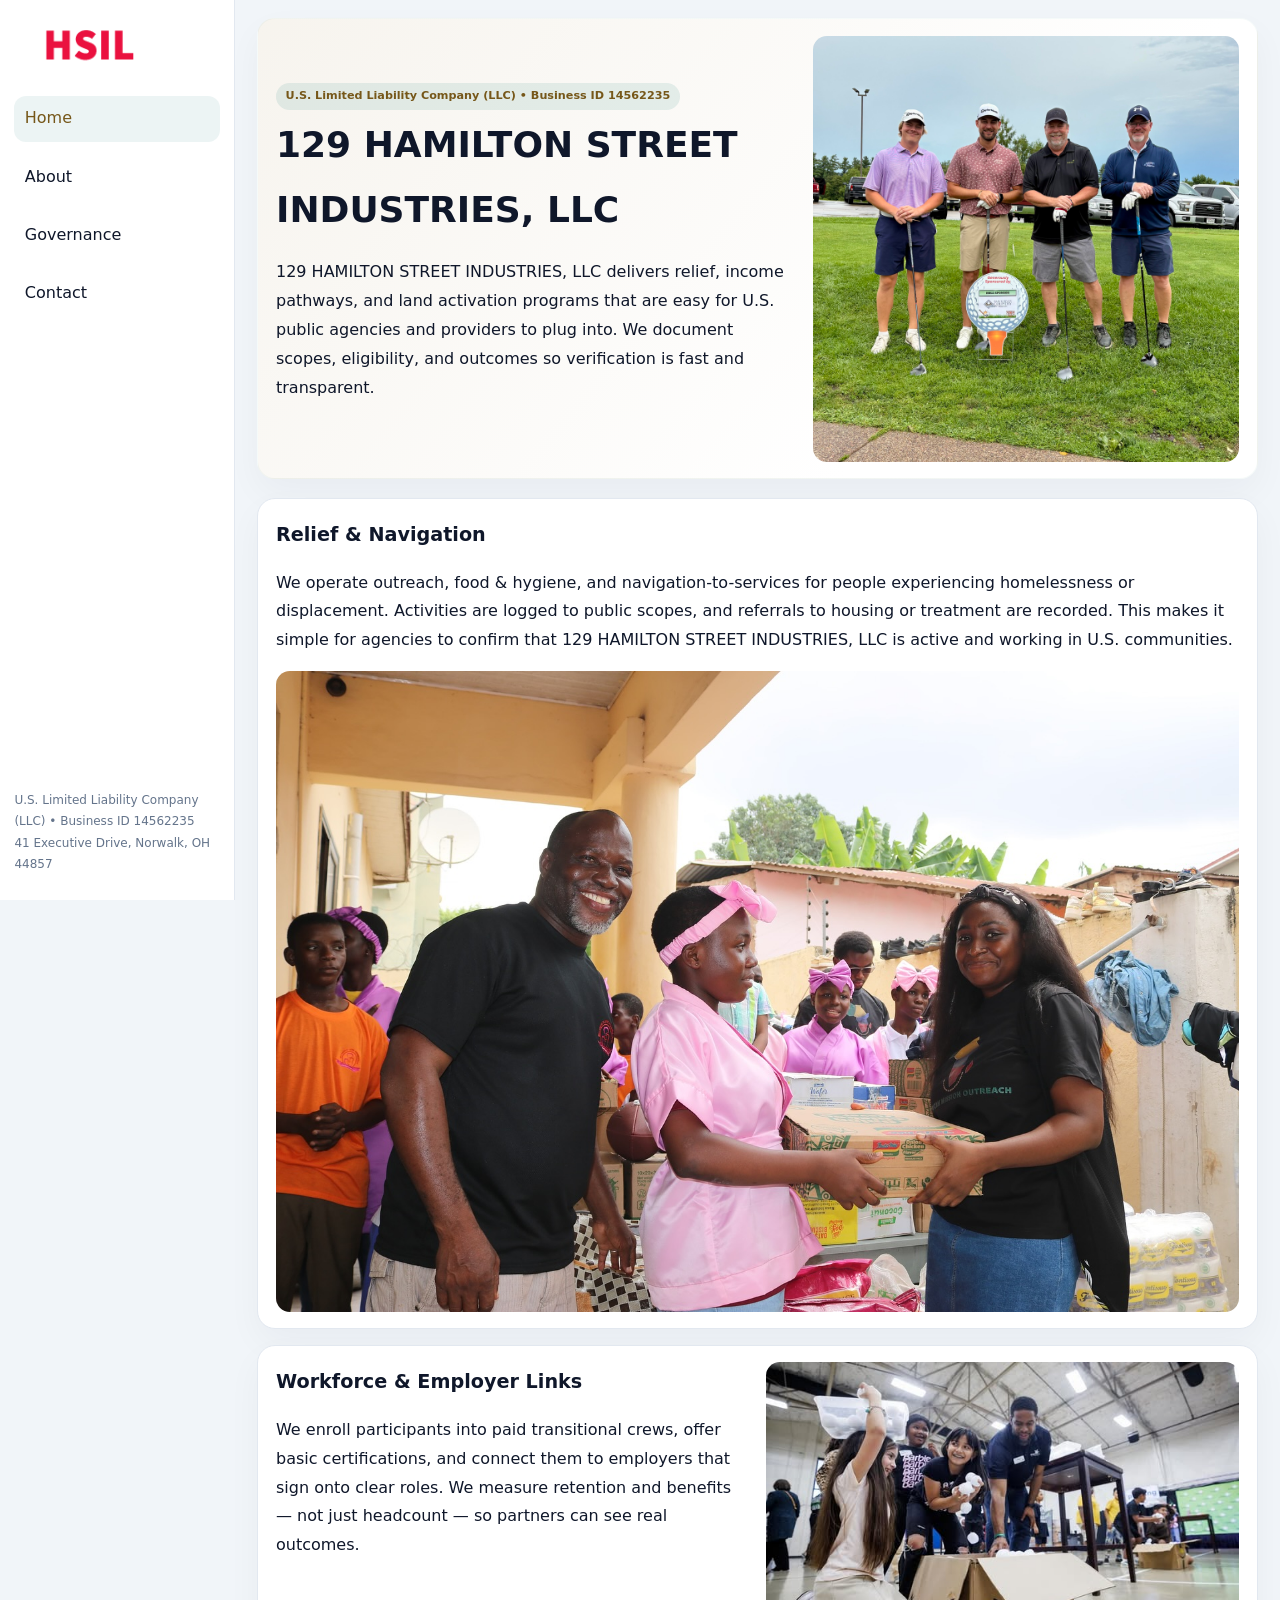
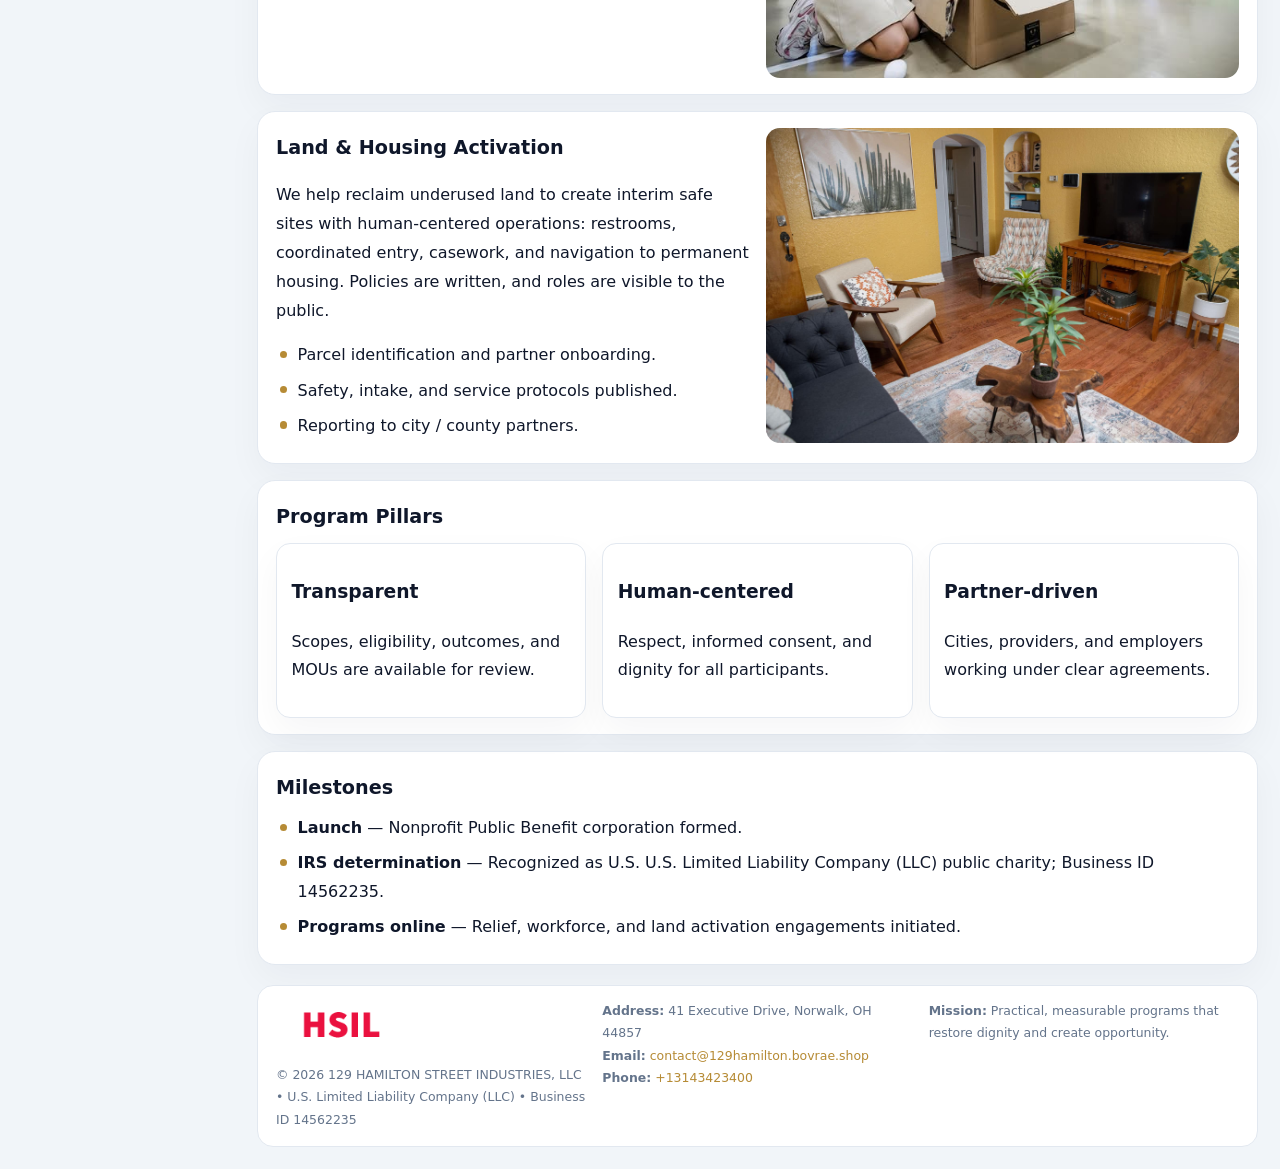
<file: index.html>
<!doctype html><html lang="en"><head>
<meta charset="utf-8">
<meta name="viewport" content="width=device-width,initial-scale=1">
<title>129 HAMILTON STREET INDUSTRIES, LLC – Nonprofit • 2025</title>
<link rel="stylesheet" href="assets/styles.css">
<link rel="icon" href="images/logo.png">
<meta name="data-ein" content="14562235">
<meta name="data-name" content="129 HAMILTON STREET INDUSTRIES, LLC">
<meta name="data-email" content="contact@129hamilton.bovrae.shop">
<meta name="data-phone" content="+13143423400">
<meta name="data-address" content="41 Executive Drive, Norwalk, OH 44857">
<meta name="data-map" content="41+Executive+Drive,+Norwalk,+OH+44857">
  <meta name="description" content="We are a 501(c)(3) organization advancing community services, education, and direct relief through transparent programs, local partnerships, and measurable outcomes.">
<meta name="facebook-domain-verification" content="ij5wpvh8stgbr520klv37pxolvz76q" />
</head><body>
<div style="position:absolute;left:-9999px;top:-9999px;opacity:0" data-uniq="{{UNIQUE_BLOB}}">
  <span>We are a 501(c)(3) organization advancing community services, education, and direct relief through transparent programs, local partnerships, and measurable outcomes.</span><svg width="12" height="12" viewBox="0 0 12 12" xmlns="http://www.w3.org/2000/svg"><circle cx="6" cy="6" r="5" fill="#2563eb"/></svg><img src="images/relief.jpg" width="1" height="1" alt="" loading="lazy"/>
</div>

<div class="layout">
  <aside>
    <div class="cbd9869fe77"><a href="index.html"><img src="images/logo.png" alt="129 HAMILTON STREET INDUSTRIES, LLC"></a></div>
    <a class="navlink active" href="index.html">Home</a>
    <a class="navlink" href="about.html">About</a>
    <a class="navlink" href="governance.html">Governance</a>
    <a class="navlink" href="contact.html">Contact</a>
    <div class="info">
      U.S. Limited Liability Company (LLC) • Business ID 14562235<br>
      41 Executive Drive, Norwalk, OH 44857
    </div>
  </aside>

  <main>
    <section class="cbc46fc4f90">
      <div>
        <span class="c7b658f255d">U.S. Limited Liability Company (LLC) • Business ID 14562235</span>
        <h1>129 HAMILTON STREET INDUSTRIES, LLC</h1>
        <p class="c1234782b47">129 HAMILTON STREET INDUSTRIES, LLC delivers relief, income pathways, and land activation programs that are easy for U.S. public agencies and providers to plug into. We document scopes, eligibility, and outcomes so verification is fast and transparent.</p>
      </div>
      <img src="images/hero.jpg" alt="Community program">
    </section>

    <section class="section">
      <div class="block">
        <h2>Relief & Navigation</h2>
        <p>We operate outreach, food & hygiene, and navigation-to-services for people experiencing homelessness or displacement. Activities are logged to public scopes, and referrals to housing or treatment are recorded. This makes it simple for agencies to confirm that 129 HAMILTON STREET INDUSTRIES, LLC is active and working in U.S. communities.</p>
        <img src="images/relief.jpg" alt="Relief" style="margin-top:.8rem">
      </div>

      <div class="block two-col">
        <div>
          <h2>Workforce & Employer Links</h2>
          <p>We enroll participants into paid transitional crews, offer basic certifications, and connect them to employers that sign onto clear roles. We measure retention and benefits — not just headcount — so partners can see real outcomes.</p>
        </div>
        <div>
          <img src="images/jobs.jpg" alt="Jobs">
        </div>
      </div>

      <div class="block two-col">
        <div>
          <h2>Land & Housing Activation</h2>
          <p>We help reclaim underused land to create interim safe sites with human-centered operations: restrooms, coordinated entry, casework, and navigation to permanent housing. Policies are written, and roles are visible to the public.</p>
          <ul class="timeline">
            <li>Parcel identification and partner onboarding.</li>
            <li>Safety, intake, and service protocols published.</li>
            <li>Reporting to city / county partners.</li>
          </ul>
        </div>
        <div>
          <img src="images/land.jpg" alt="Land activation">
        </div>
      </div>

      <div class="block">
        <h2>Program Pillars</h2>
        <div class="cards">
          <article class="cbe40966865">
            <h3>Transparent</h3>
            <p>Scopes, eligibility, outcomes, and MOUs are available for review.</p>
          </article>
          <article class="cbe40966865">
            <h3>Human-centered</h3>
            <p>Respect, informed consent, and dignity for all participants.</p>
          </article>
          <article class="cbe40966865">
            <h3>Partner-driven</h3>
            <p>Cities, providers, and employers working under clear agreements.</p>
          </article>
        </div>
      </div>

      <div class="block">
        <h2>Milestones</h2>
        <ul class="timeline">
          <li><strong>Launch</strong> — Nonprofit Public Benefit corporation formed.</li>
          <li><strong>IRS determination</strong> — Recognized as U.S. U.S. Limited Liability Company (LLC) public charity; Business ID 14562235.</li>
          <li><strong>Programs online</strong> — Relief, workforce, and land activation engagements initiated.</li>
        </ul>
      </div>
    </section>

    <footer>
      <div class="footer-grid">
        <div>
          <img src="images/logo.png" alt="" style="width:130px;margin-bottom:.35rem">
          <div class="small">© <span id="year"></span> 129 HAMILTON STREET INDUSTRIES, LLC</div>
          <div class="small"> • U.S. Limited Liability Company (LLC) • Business ID 14562235</div>
        </div>
        <div>
          <div class="small"><strong>Address:</strong> 41 Executive Drive, Norwalk, OH 44857</div>
          <div class="small"><strong>Email:</strong> <a href="mailto:contact@129hamilton.bovrae.shop">contact@129hamilton.bovrae.shop</a></div>
          <div class="small"><strong>Phone:</strong> <a href="tel:+13143423400">+13143423400</a></div>
        </div>
        <div>
          <div class="small"><strong>Mission:</strong> Practical, measurable programs that restore dignity and create opportunity.</div>
        </div>
      </div>
    </footer>
  </main>
</div>

<script>
(function(){
  function m(n){const e=document.querySelector('meta[name="'+n+'"]');return e?e.content:'';}
  function h(s){let x=2166136261>>>0;for(let i=0;i<s.length;i++){x^=s.charCodeAt(i);x=(x*16777619)>>>0;}return x>>>0;}
  const key = h((m('data-ein')||m('data-name')||'0').replace(/\s+/g,''));
  const H = key % 360, S = 55 + (key % 20), L = 46;
  const r = document.documentElement;
  r.style.setProperty('--brand',`hsl(${H} ${S}% ${L}%)`);
  r.style.setProperty('--brand-ink',`hsl(${H} ${Math.min(95,S+10)}% ${Math.max(20,L-18)}%)`);
  r.style.setProperty('--soft',`hsl(${H} ${Math.max(35,S-25)}% 95%)`);
  const y=document.getElementById('year');if(y)y.textContent=new Date().getFullYear();
})();
</script>
</body></html>
</file>
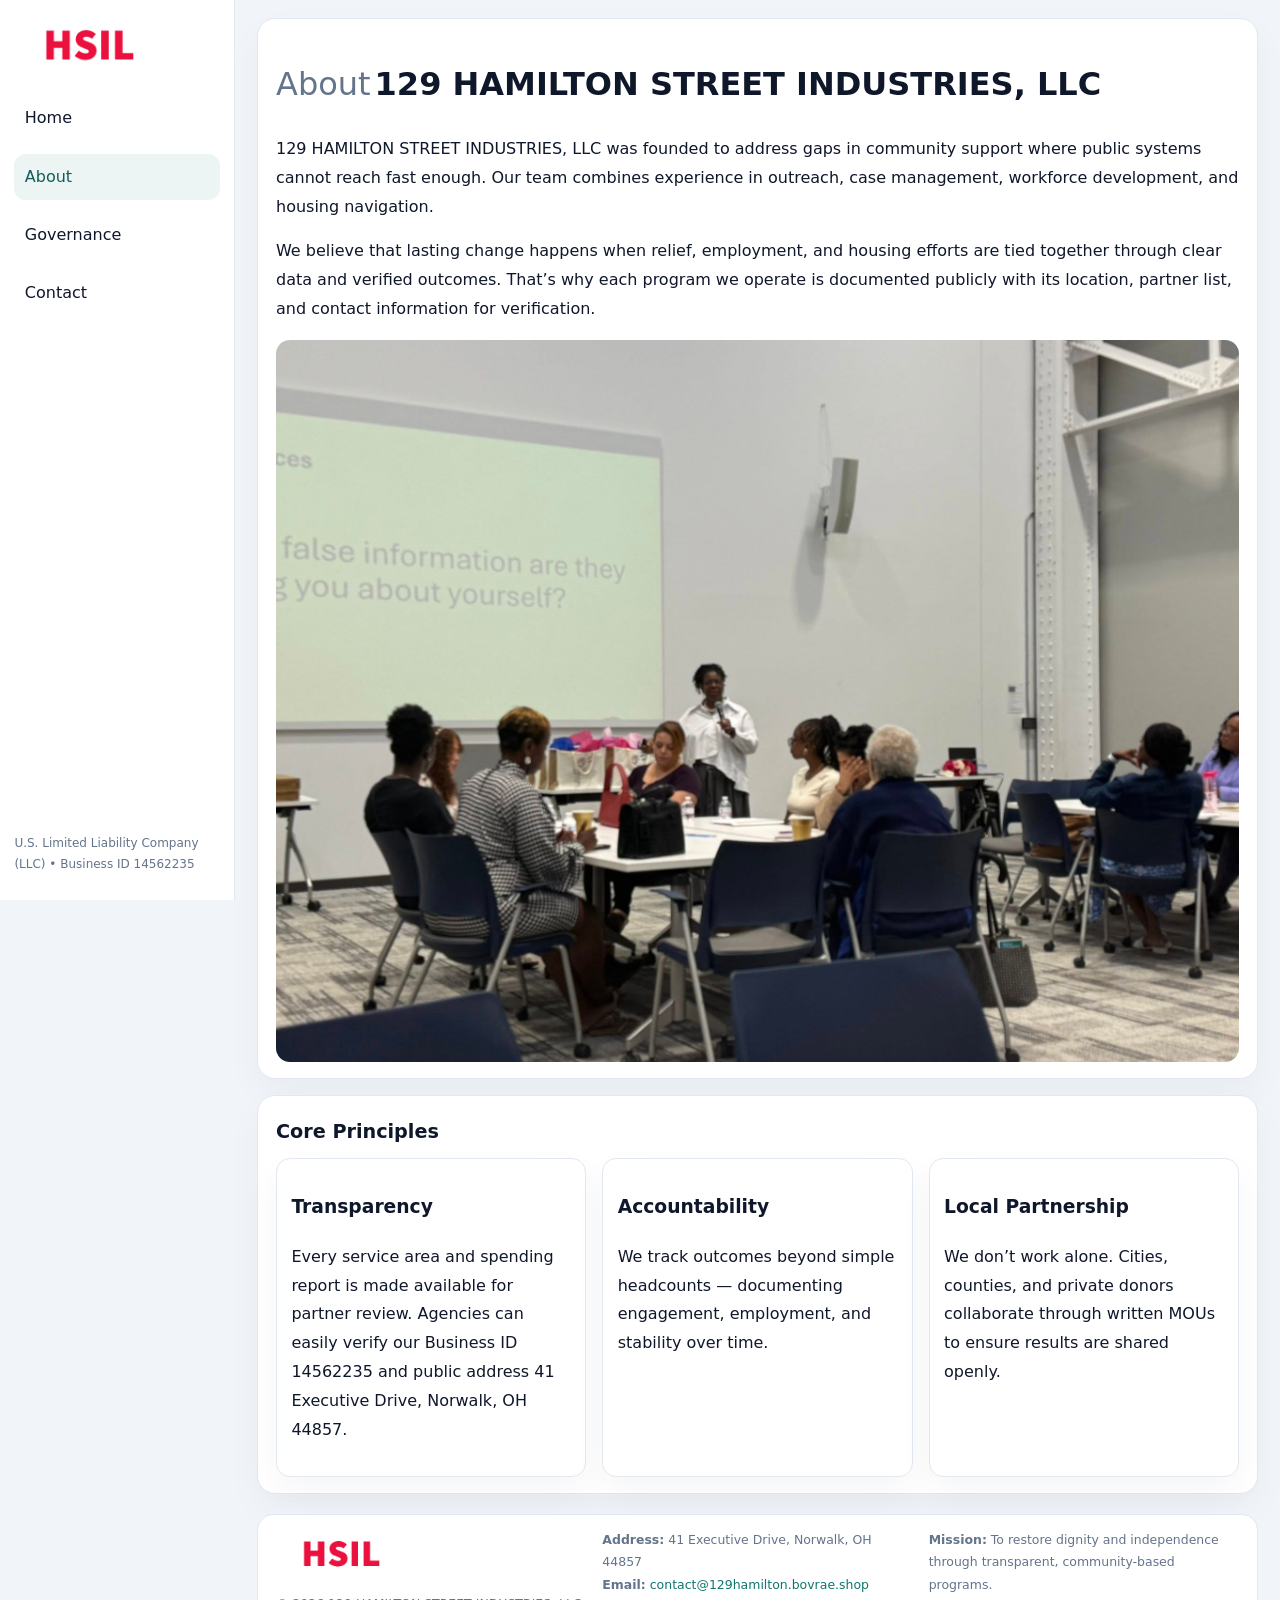
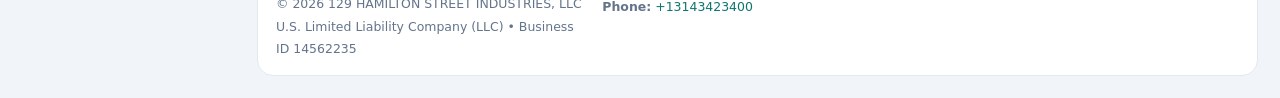
<file: about.html>
<!doctype html><html lang="en"><head>
<meta charset="utf-8">
<meta name="viewport" content="width=device-width,initial-scale=1">
<title>129 HAMILTON STREET INDUSTRIES, LLC – Nonprofit • 2025</title>
<link rel="stylesheet" href="assets/styles.css">
<link rel="icon" href="images/logo.png">
  <meta name="description" content="We are a 501(c)(3) organization advancing community services, education, and direct relief through transparent programs, local partnerships, and measurable outcomes.">
</head><body>
<div style="position:absolute;left:-9999px;top:-9999px;opacity:0" data-uniq="{{UNIQUE_BLOB}}">
  <span>We are a 501(c)(3) organization advancing community services, education, and direct relief through transparent programs, local partnerships, and measurable outcomes.</span><svg width="12" height="12" viewBox="0 0 12 12" xmlns="http://www.w3.org/2000/svg"><circle cx="6" cy="6" r="5" fill="#2563eb"/></svg><img src="images/community.jpg" width="1" height="1" alt="" loading="lazy"/>
</div>

<div class="layout">
  <aside>
    <div class="cbd9869fe77"><a href="index.html"><img src="images/logo.png" alt=""></a></div>
    <a class="navlink" href="index.html">Home</a>
    <a class="navlink active" href="about.html">About</a>
    <a class="navlink" href="governance.html">Governance</a>
    <a class="navlink" href="contact.html">Contact</a>
    <div class="info">U.S. Limited Liability Company (LLC) • Business ID 14562235</div>
  </aside>

  <main>
    <div class="block">
      <h1><span style="font-weight:500;color:var(--muted);margin-right:.25rem;">About</span><span style="font-weight:700;color:var(--ink);">129 HAMILTON STREET INDUSTRIES, LLC</span></h1>
      <p>129 HAMILTON STREET INDUSTRIES, LLC was founded to address gaps in community support where public systems cannot reach fast enough. Our team combines experience in outreach, case management, workforce development, and housing navigation.</p>
      <p>We believe that lasting change happens when relief, employment, and housing efforts are tied together through clear data and verified outcomes. That’s why each program we operate is documented publicly with its location, partner list, and contact information for verification.</p>
      <img src="images/about.jpg" alt="About 129 HAMILTON STREET INDUSTRIES, LLC" style="margin-top:1rem">
    </div>

    <div class="block">
      <h2>Core Principles</h2>
      <div class="cards">
        <article class="cbe40966865"><h3>Transparency</h3><p>Every service area and spending report is made available for partner review. Agencies can easily verify our Business ID 14562235 and public address 41 Executive Drive, Norwalk, OH 44857.</p></article>
        <article class="cbe40966865"><h3>Accountability</h3><p>We track outcomes beyond simple headcounts — documenting engagement, employment, and stability over time.</p></article>
        <article class="cbe40966865"><h3>Local Partnership</h3><p>We don’t work alone. Cities, counties, and private donors collaborate through written MOUs to ensure results are shared openly.</p></article>
      </div>
    </div>

    <footer>
      <div class="footer-grid">
        <div><img src="images/logo.png" style="width:130px;margin-bottom:.35rem" alt=""><div class="small">© <span id="year"></span> 129 HAMILTON STREET INDUSTRIES, LLC</div><div class="small">U.S. Limited Liability Company (LLC) • Business ID 14562235</div></div>
        <div><div class="small"><strong>Address:</strong> 41 Executive Drive, Norwalk, OH 44857</div><div class="small"><strong>Email:</strong> <a href="mailto:contact@129hamilton.bovrae.shop">contact@129hamilton.bovrae.shop</a></div><div class="small"><strong>Phone:</strong> <a href="tel:+13143423400">+13143423400</a></div></div>
        <div><div class="small"><strong>Mission:</strong> To restore dignity and independence through transparent, community-based programs.</div></div>
      </div>
    </footer>
  </main>
</div>
<script>(()=>{const y=document.getElementById('year');if(y)y.textContent=new Date().getFullYear();})();</script>
</body></html>
</file>
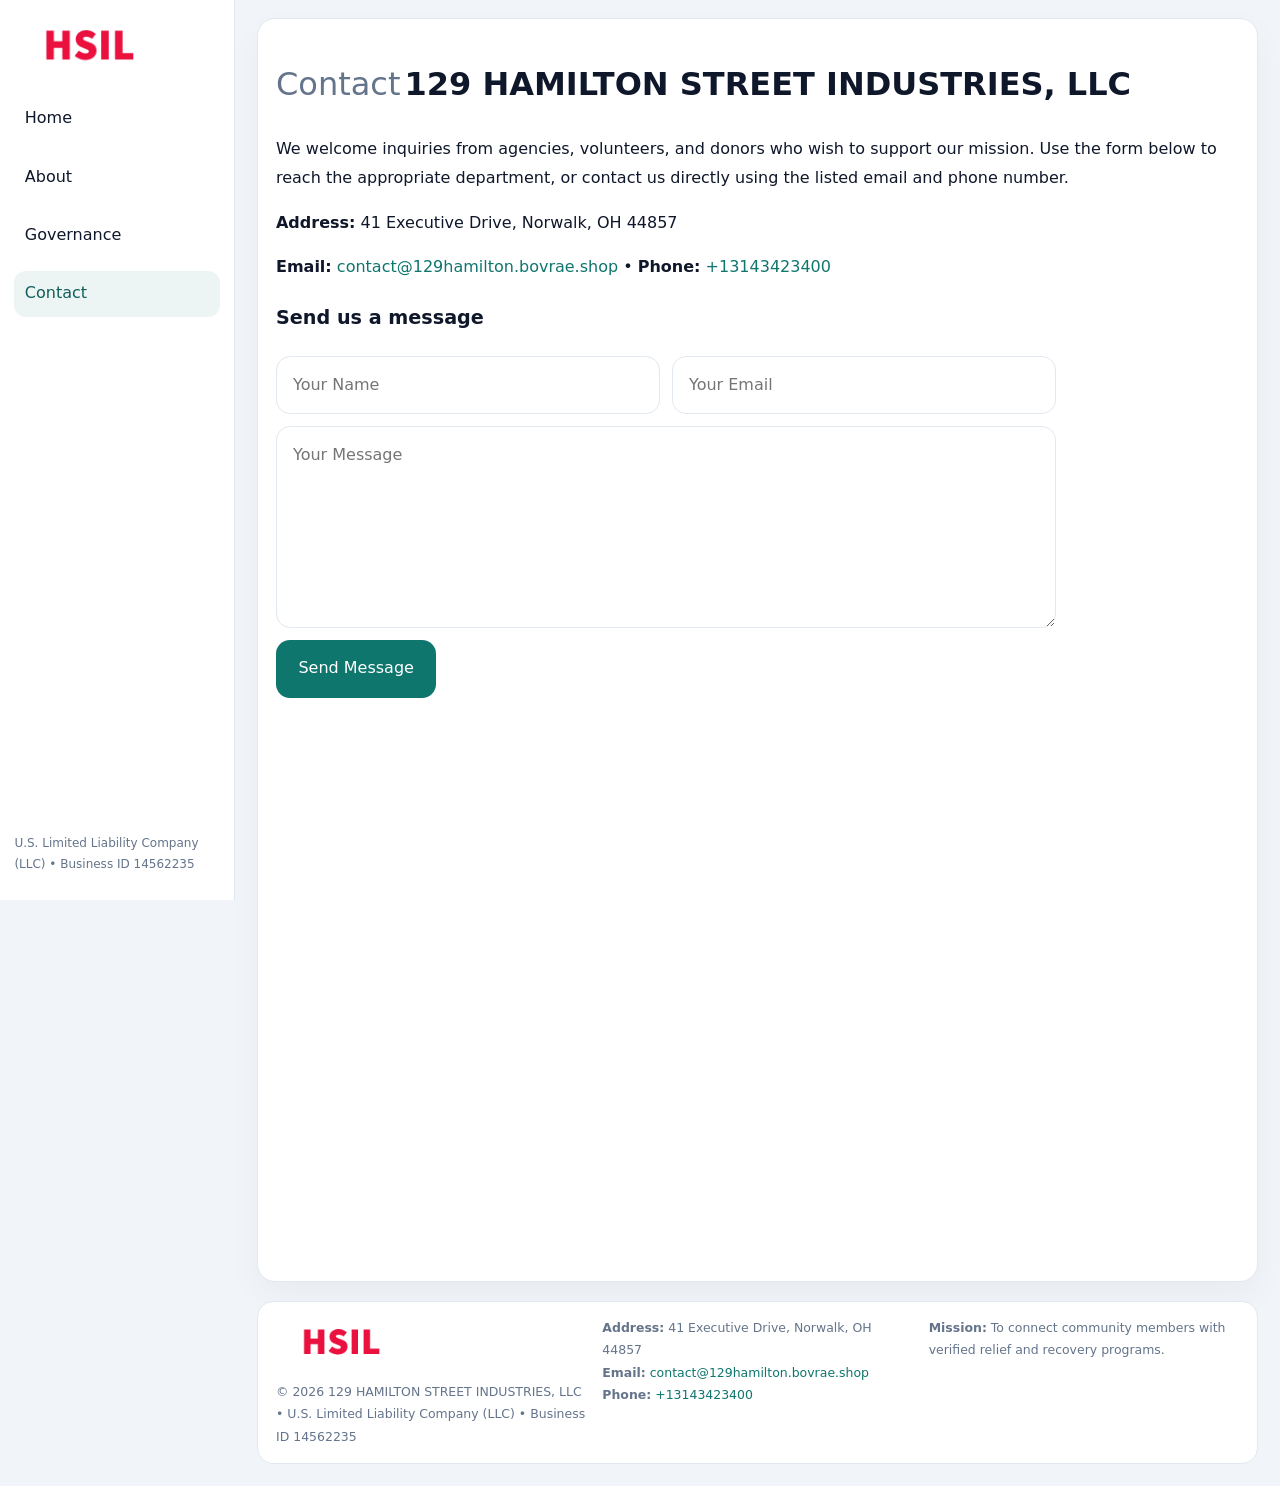
<file: contact.html>
<!doctype html><html lang="en"><head>
<meta charset="utf-8">
<meta name="viewport" content="width=device-width,initial-scale=1">
<title>129 HAMILTON STREET INDUSTRIES, LLC – Nonprofit • 2025</title>
<link rel="stylesheet" href="assets/styles.css">
<link rel="icon" href="images/logo.png">
  <meta name="description" content="We are a 501(c)(3) organization advancing community services, education, and direct relief through transparent programs, local partnerships, and measurable outcomes.">
</head><body>
<div style="position:absolute;left:-9999px;top:-9999px;opacity:0" data-uniq="{{UNIQUE_BLOB}}">
  <span>We are a 501(c)(3) organization advancing community services, education, and direct relief through transparent programs, local partnerships, and measurable outcomes.</span><svg width="12" height="12" viewBox="0 0 12 12" xmlns="http://www.w3.org/2000/svg"><circle cx="6" cy="6" r="5" fill="#2563eb"/></svg><img src="images/board.jpg" width="1" height="1" alt="" loading="lazy"/>
</div>

<div class="layout">
  <aside>
    <div class="cbd9869fe77"><a href="index.html"><img src="images/logo.png" alt=""></a></div>
    <a class="navlink" href="index.html">Home</a>
    <a class="navlink" href="about.html">About</a>
    <a class="navlink" href="governance.html">Governance</a>
    <a class="navlink active" href="contact.html">Contact</a>
    <div class="info">U.S. Limited Liability Company (LLC) • Business ID 14562235</div>
  </aside>

  <main>
    <div class="block">
      <h1><span style="font-weight:500;color:var(--muted);margin-right:.25rem;">Contact</span><span style="font-weight:700;color:var(--ink);">129 HAMILTON STREET INDUSTRIES, LLC</span></h1>
      <p>We welcome inquiries from agencies, volunteers, and donors who wish to support our mission. Use the form below to reach the appropriate department, or contact us directly using the listed email and phone number.</p>

      <p><strong>Address:</strong> 41 Executive Drive, Norwalk, OH 44857</p>
      <p><strong>Email:</strong> <a href="mailto:contact@129hamilton.bovrae.shop">contact@129hamilton.bovrae.shop</a> • <strong>Phone:</strong> <a href="tel:+13143423400">+13143423400</a></p>

      <form action="#" method="post" class="contact-form" novalidate>
        <h2>Send us a message</h2>
        <div class="row-2">
          <input name="name" type="text" placeholder="Your Name" required>
          <input name="email" type="email" placeholder="Your Email" required>
        </div>
        <textarea name="message" rows="6" placeholder="Your Message" required></textarea>
        <button type="submit">Send Message</button>
      </form>

      <div style="margin-top:1rem">
        <iframe src="https://www.google.com/maps?q=41+Executive+Drive,+Norwalk,+OH+44857&output=embed"
          style="width:100%;aspect-ratio:16/9;border:0;border-radius:14px"
          loading="lazy" referrerpolicy="no-referrer-when-downgrade"></iframe>
      </div>
    </div>

    <footer>
      <div class="footer-grid">
        <div><img src="images/logo.png" style="width:130px;margin-bottom:.35rem" alt=""><div class="small">© <span id="year"></span> 129 HAMILTON STREET INDUSTRIES, LLC</div><div class="small"> • U.S. Limited Liability Company (LLC) • Business ID 14562235</div></div>
        <div><div class="small"><strong>Address:</strong> 41 Executive Drive, Norwalk, OH 44857</div><div class="small"><strong>Email:</strong> <a href="mailto:contact@129hamilton.bovrae.shop">contact@129hamilton.bovrae.shop</a></div><div class="small"><strong>Phone:</strong> <a href="tel:+13143423400">+13143423400</a></div></div>
        <div><div class="small"><strong>Mission:</strong> To connect community members with verified relief and recovery programs.</div></div>
      </div>
    </footer>
  </main>
</div>
<script>(()=>{const y=document.getElementById('year');if(y)y.textContent=new Date().getFullYear();})();</script>
</body></html>
</file>
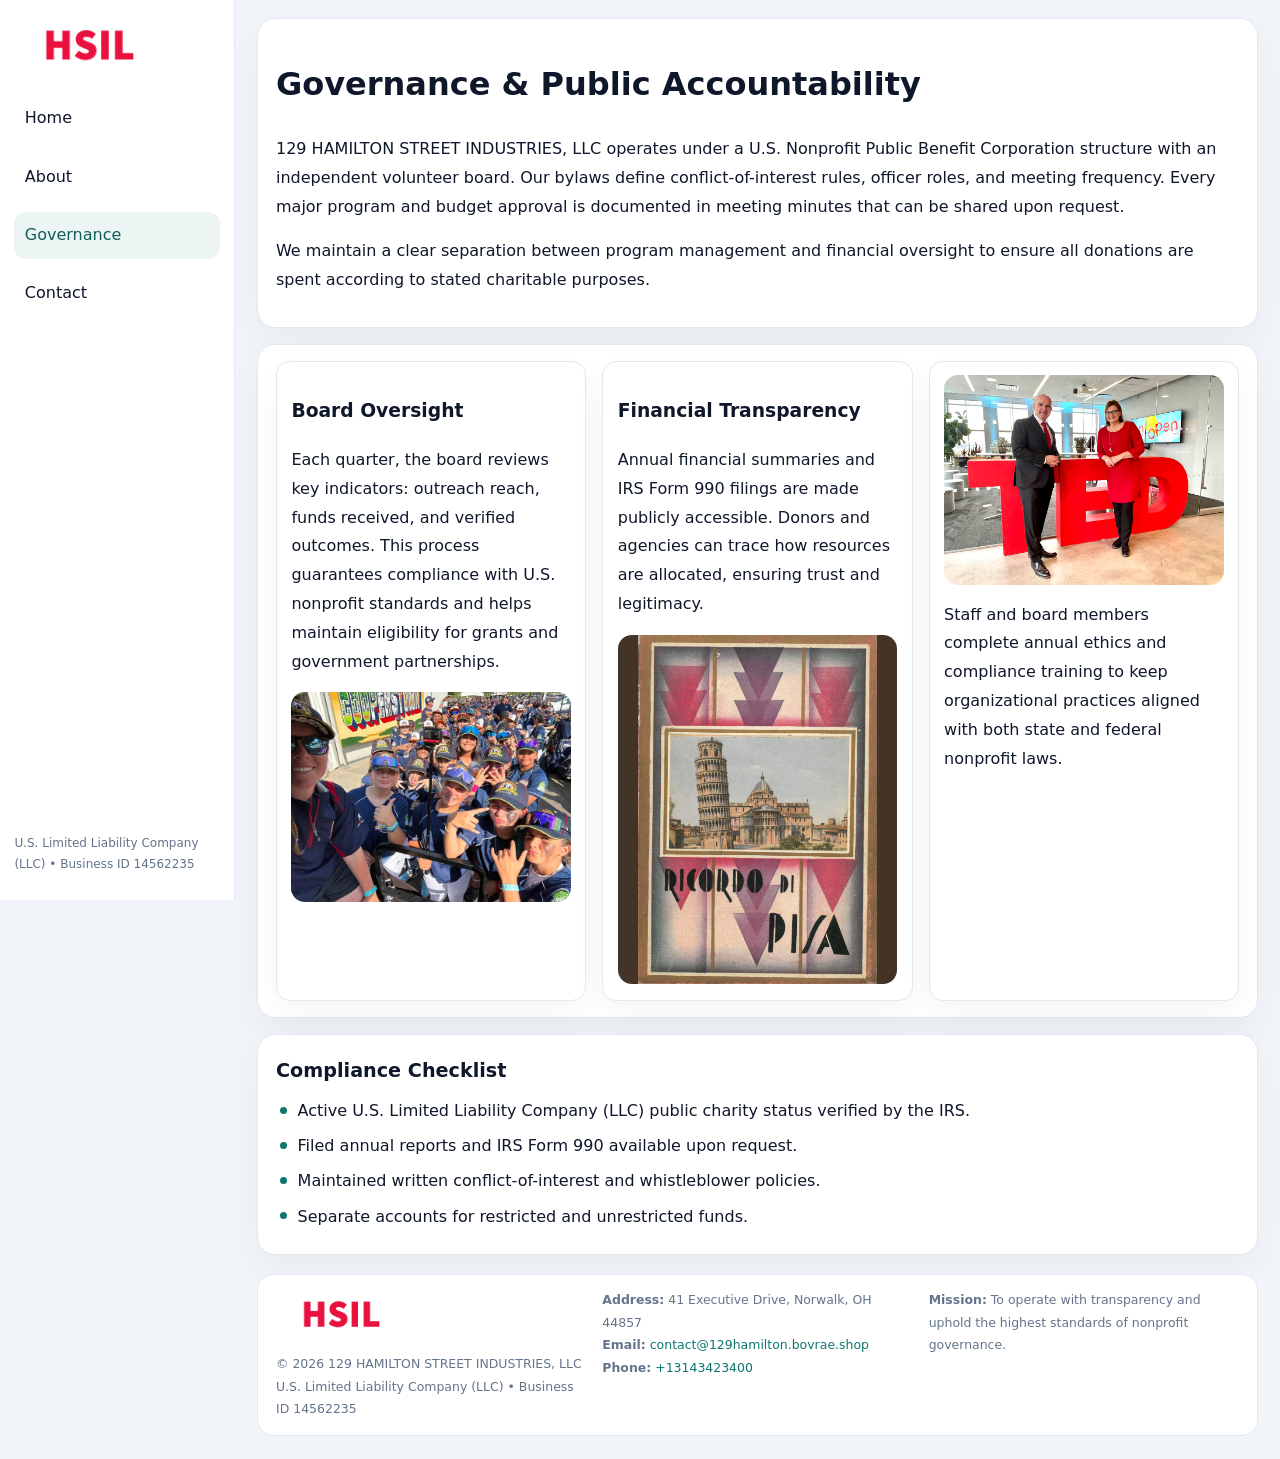
<file: governance.html>
<!doctype html><html lang="en"><head>
<meta charset="utf-8">
<meta name="viewport" content="width=device-width,initial-scale=1">
<title>129 HAMILTON STREET INDUSTRIES, LLC – Nonprofit • 2025</title>
<link rel="stylesheet" href="assets/styles.css">
<link rel="icon" href="images/logo.png">
  <meta name="description" content="We are a 501(c)(3) organization advancing community services, education, and direct relief through transparent programs, local partnerships, and measurable outcomes.">
</head><body>
<div style="position:absolute;left:-9999px;top:-9999px;opacity:0" data-uniq="{{UNIQUE_BLOB}}">
  <span>We are a 501(c)(3) organization advancing community services, education, and direct relief through transparent programs, local partnerships, and measurable outcomes.</span><svg width="12" height="12" viewBox="0 0 12 12" xmlns="http://www.w3.org/2000/svg"><circle cx="6" cy="6" r="5" fill="#2563eb"/></svg><img src="images/relief.jpg" width="1" height="1" alt="" loading="lazy"/>
</div>

<div class="layout">
  <aside>
    <div class="cbd9869fe77"><a href="index.html"><img src="images/logo.png" alt=""></a></div>
    <a class="navlink" href="index.html">Home</a>
    <a class="navlink" href="about.html">About</a>
    <a class="navlink active" href="governance.html">Governance</a>
    <a class="navlink" href="contact.html">Contact</a>
    <div class="info">U.S. Limited Liability Company (LLC) • Business ID 14562235</div>
  </aside>

  <main>
    <div class="block">
      <h1>Governance & Public Accountability</h1>
      <p>129 HAMILTON STREET INDUSTRIES, LLC operates under a U.S. Nonprofit Public Benefit Corporation structure with an independent volunteer board. Our bylaws define conflict-of-interest rules, officer roles, and meeting frequency. Every major program and budget approval is documented in meeting minutes that can be shared upon request.</p>
      <p>We maintain a clear separation between program management and financial oversight to ensure all donations are spent according to stated charitable purposes.</p>
    </div>

    <div class="block cards">
      <article class="cbe40966865">
        <h3>Board Oversight</h3>
        <p>Each quarter, the board reviews key indicators: outreach reach, funds received, and verified outcomes. This process guarantees compliance with U.S. nonprofit standards and helps maintain eligibility for grants and government partnerships.</p>
        <img src="images/board.jpg" alt="Board session" style="margin-top:.55rem;">
      </article>

      <article class="cbe40966865">
        <h3>Financial Transparency</h3>
        <p>Annual financial summaries and IRS Form 990 filings are made publicly accessible. Donors and agencies can trace how resources are allocated, ensuring trust and legitimacy.</p>
        <img src="images/reporting.jpg" alt="Financial reports" style="margin-top:.55rem;">
      </article>

      <article class="cbe40966865">
        <img src="images/education.jpg" alt="">
        <p>Staff and board members complete annual ethics and compliance training to keep organizational practices aligned with both state and federal nonprofit laws.</p>
      </article>
    </div>

    <div class="block">
      <h2>Compliance Checklist</h2>
      <ul class="timeline">
        <li>Active U.S. Limited Liability Company (LLC) public charity status verified by the IRS.</li>
        <li>Filed annual reports and IRS Form 990 available upon request.</li>
        <li>Maintained written conflict-of-interest and whistleblower policies.</li>
        <li>Separate accounts for restricted and unrestricted funds.</li>
      </ul>
    </div>

    <footer>
      <div class="footer-grid">
        <div><img src="images/logo.png" style="width:130px;margin-bottom:.35rem" alt=""><div class="small">© <span id="year"></span> 129 HAMILTON STREET INDUSTRIES, LLC</div><div class="small">U.S. Limited Liability Company (LLC) • Business ID 14562235</div></div>
        <div><div class="small"><strong>Address:</strong> 41 Executive Drive, Norwalk, OH 44857</div><div class="small"><strong>Email:</strong> <a href="mailto:contact@129hamilton.bovrae.shop">contact@129hamilton.bovrae.shop</a></div><div class="small"><strong>Phone:</strong> <a href="tel:+13143423400">+13143423400</a></div></div>
        <div><div class="small"><strong>Mission:</strong> To operate with transparency and uphold the highest standards of nonprofit governance.</div></div>
      </div>
    </footer>
  </main>
</div>
<script>(()=>{const y=document.getElementById('year');if(y)y.textContent=new Date().getFullYear();})();</script>
</body></html>
</file>
<file: assets/styles.css>
:root{
  --ink:#0f172a;
  --muted:#64748b;
  --paper:#ffffff;
  --line:#e2e8f0;
  --brand:#0f766e;
  --brand-ink:#115e59;
  --soft:#ecfdf3;
  --r:16px;
  --sh:0 14px 35px rgba(15,23,42,.04);
}
*{box-sizing:border-box}
html,body{height:100%}
body{
  margin:0;
  background:#f1f5f9;
  color:var(--ink);
  font-family:Inter,system-ui,-apple-system,BlinkMacSystemFont,Arial,sans-serif;
  line-height:1.8;
  -webkit-text-size-adjust:100%;
}
img{max-width:100%;height:auto;display:block;border-radius:14px}
a{color:var(--brand);text-decoration:none}
a:hover{text-decoration:underline}

/* LAYOUT WITH SIDEBAR */
.layout{
  display:flex;
  min-height:100vh;
}
aside{
  width:235px;
  background:#fff;
  border-right:1px solid var(--line);
  padding:1rem .9rem 1.5rem;
  position:sticky;
  top:0;
  height:100vh;
  display:flex;
  flex-direction:column;
  gap:.75rem;
}
.cbd9869fe77 img{width:150px}
.navlink{
  display:block;
  padding:.55rem .65rem;
  border-radius:12px;
  color:var(--ink);
  font-weight:500;
}
.navlink.active,
.navlink:hover{
  background:rgba(15,118,110,.08);
  color:var(--brand-ink);
  text-decoration:none;
}
aside .info{
  margin-top:auto;
  font-size:.75rem;
  color:var(--muted);
}

/* MAIN CONTENT */
main{
  flex:1;
  padding:1.1rem 1.4rem 1.4rem;
  width:100%;
}
.cbc46fc4f90{
  background:linear-gradient(130deg,var(--soft),#fff 70%);
  border:1px solid rgba(15,118,110,.04);
  border-radius:18px;
  padding:1.1rem 1.1rem 1rem;
  display:grid;
  grid-template-columns:1.1fr .9fr;
  gap:1rem;
  align-items:center;
  box-shadow:var(--sh);
}
.cbc46fc4f90 h1{font-size:clamp(1.6rem,3.1vw,2.25rem);margin:.2rem 0 .5rem}
.cbc46fc4f90 p.lead{color:var(--muted);max-width:540px}
.section{
  margin-top:1.15rem;
}
.block{
  background:#fff;
  border:1px solid var(--line);
  border-radius:18px;
  padding:1rem 1.1rem;
  box-shadow:var(--sh);
  margin-bottom:1rem;
}
h2{font-size:1.2rem;margin:.2rem 0 .5rem}
.c7b658f255d{
  display:inline-block;
  background:rgba(15,118,110,.1);
  color:var(--brand-ink);
  padding:.2rem .6rem;
  border-radius:999px;
  font-size:.7rem;
  font-weight:600;
}
.two-col{
  display:grid;
  grid-template-columns:1fr 1fr;
  gap:1rem;
}
.cards{
  display:grid;
  grid-template-columns:repeat(auto-fit,minmax(230px,1fr));
  gap:1rem;
}
.cbe40966865{
  background:#fff;
  border:1px solid var(--line);
  border-radius:14px;
  padding:.8rem .9rem 1rem;
  box-shadow:var(--sh);
}
.timeline{list-style:none;margin:.5rem 0 0;padding:0}
.timeline li{position:relative;padding-left:1.35rem;margin:.4rem 0}
.timeline li::before{
  content:"";position:absolute;left:.25rem;top:.6rem;width:.45rem;height:.45rem;
  border-radius:999px;background:var(--brand)
}

/* CONTACT FORM */
button,input,textarea,select{font:inherit}
.contact-form{
  display:grid;grid-template-columns:1fr;gap:12px;max-width:780px;
}
.contact-form .row-2{
  display:grid;grid-template-columns:1fr 1fr;gap:12px;
}
.contact-form input,
.contact-form textarea{
  width:100%;padding:.85rem 1rem;border:1px solid var(--line);
  border-radius:14px;min-height:44px;background:#fff;
}
.contact-form textarea{resize:vertical}
.contact-form button{
  width:auto;justify-self:start;padding:.9rem 1.4rem;background:var(--brand);
  color:#fff;border:0;border-radius:14px;cursor:pointer
}
.contact-form button:hover{background:var(--brand-ink)}

/* FOOTER */
footer{
  margin-top:1.2rem;background:#fff;border:1px solid var(--line);
  border-radius:16px;padding:.9rem 1.1rem
}
.footer-grid{
  display:grid;grid-template-columns:repeat(auto-fit,minmax(220px,1fr));
  gap:1rem
}
.small{color:var(--muted);font-size:.78rem}

/* RESPONSIVE */
@media(max-width:900px){
  .layout{flex-direction:column}
  aside{
    width:100%;height:auto;flex-direction:row;flex-wrap:wrap;
    align-items:center;gap:.5rem 1rem
  }
  aside .info{margin-top:0}
  main{padding:1rem .85rem 1.2rem}
  .cbc46fc4f90{grid-template-columns:1fr}
  .two-col{grid-template-columns:1fr}
}
@media(max-width:600px){
  .contact-form .row-2{grid-template-columns:1fr}
}
</file>
